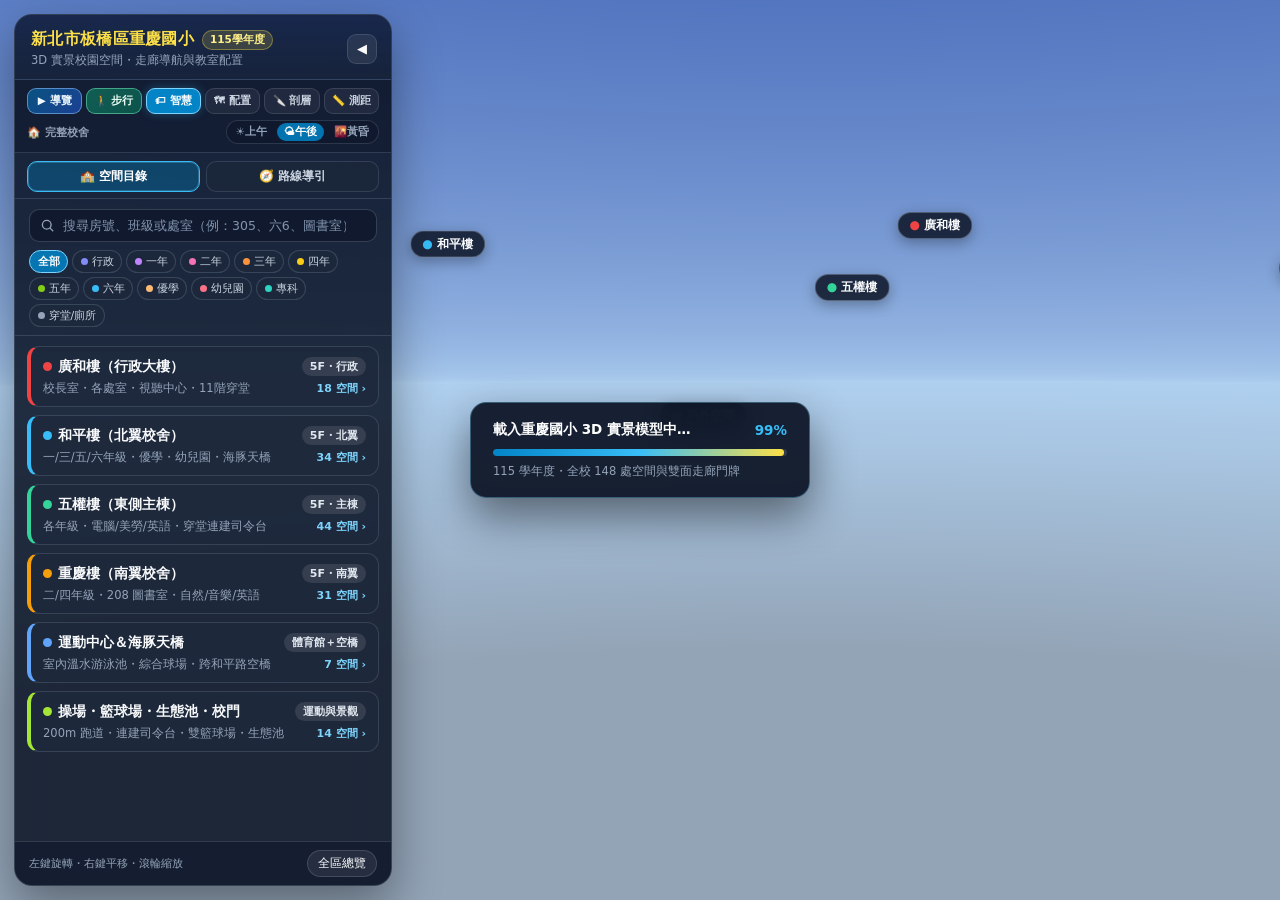
<file: index.html>
<!doctype html>
<html lang="zh-Hant">
  <head>
    <meta charset="UTF-8" />
    <meta name="viewport" content="width=device-width, initial-scale=1.0" />
    <title>新北市板橋區重慶國小 115 學年度 3D 校園導覽系統</title>
    <meta
      name="description"
      content="新北市板橋區重慶國民小學 115 學年度 1:1 寫實 3D 校園數位雙生導覽系統 — 涵蓋廣和樓、和平樓、五權樓、重慶樓、運動中心海豚天橋與操場共 148 處空間與班級配置。"
    />
    <meta name="theme-color" content="#0d1627" />
    <meta property="og:type" content="website" />
    <meta property="og:title" content="新北市板橋區重慶國小 115 學年度 3D 校園導覽系統" />
    <meta
      property="og:description"
      content="1:1 寫實 3D 校園數位雙生導覽：全校 148 處教室與戶外空間即時搜尋、雙面走廊班級門牌、樓層高亮與三時段日照切換。"
    />
    <meta property="og:url" content="https://ferdinandchang.github.io/CGES_3D-MAP/" />
    <meta property="og:image" content="https://ferdinandchang.github.io/CGES_3D-MAP/refs/og_preview.jpg" />
    <meta name="twitter:card" content="summary_large_image" />
    <link rel="shortcut icon" href="./favicon.ico" type="image/x-icon" />
    <link rel="icon" href="./favicon.ico" type="image/x-icon" />
    <link rel="icon" type="image/png" sizes="64x64" href="./favicon.png" />
    <link rel="apple-touch-icon" sizes="180x180" href="./apple-touch-icon.png" />
    <link rel="stylesheet" href="./tour_ui.css" />
    <script type="importmap">
      {
        "imports": {
          "three": "./vendor/three/build/three.module.js",
          "three/addons/": "./vendor/three/examples/jsm/"
        }
      }
    </script>
  </head>
  <body>
    <div id="canvas-wrap"></div>
    <div id="status" role="status" aria-live="polite">
      <div class="status-top">
        <span id="statusText">載入重慶國小 3D 實景模型中…</span>
        <span id="statusPct">0%</span>
      </div>
      <div class="status-bar-track">
        <div class="status-bar-fill" id="statusBar"></div>
      </div>
      <div class="status-sub" id="statusSub">115 學年度・全校 148 處空間與雙面走廊門牌</div>
    </div>

    <!-- Left Unified 115 Academic Year Control, Directory & Wayfinding Sidebar -->
    <aside class="sidebar" id="sidebar">
      <div class="sheet-handle" id="sheetHandle" title="點擊或上下滑動調整面板高度"><span></span></div>
      <div class="sidebar-header">
        <div class="brand-block">
          <div class="brand-top">
            <h1 class="school-title">新北市板橋區重慶國小</h1>
            <span class="year-pill" id="academicYearPill">115 學年度</span>
          </div>
          <div class="school-sub">3D 實景校園空間・走廊導航與教室配置</div>
        </div>
        <div class="header-actions">
          <button class="icon-btn mobile-only" id="btnMobileTools" title="工具與日照設定">⚙</button>
          <button class="icon-btn mobile-only" id="btnSheetExpand" title="切換抽屜高度">⤢</button>
          <button class="icon-btn" id="btnCollapse" title="收合側欄">◀</button>
        </div>
      </div>

      <!-- Unified Compact Toolbar (Integrated inside Left Sidebar; collapsible on mobile) -->
      <div class="sidebar-tools" id="sidebarTools" aria-label="校園導覽工具列">
        <div class="tool-row">
          <button class="tool-btn tour-accent" id="btnStartTour" title="啟動／停止 7 站校園自動導覽">▶ 導覽</button>
          <button class="tool-btn walk-accent desktop-only" id="btnWalk" title="桌機自由步行模式（全校四棟中空教室進出、點門開關與第一／第三人稱）">🚶 步行</button>
          <button class="tool-btn active" id="btnLabelMode" title="切換 3D 標牌：智慧 → 全校教室 → 隱藏">🏷 智慧</button>
          <button class="tool-btn" id="btnOpenMap" title="開啟 115 學年度官方教室配置圖">🗺 配置</button>
          <button class="tool-btn" id="btnXray" title="剖開樓層天花板露出走廊／透視屋頂">🔪 剖層</button>
          <button class="tool-btn" id="btnRuler" title="點選場景任兩點量測實際公尺距離">📏 測距</button>
        </div>
        <div class="tool-sub-row">
          <span class="slice-status" id="sliceStatus" title="目前建築顯示層面">🏠 完整校舍</span>
          <div class="sun-pills" role="group" aria-label="日照時段">
            <button class="sun-btn" data-sun="morning" title="上午光影">☀上午</button>
            <button class="sun-btn active" data-sun="afternoon" title="午後光影">🌤午後</button>
            <button class="sun-btn" data-sun="sunset" title="黃昏光影">🌇黃昏</button>
          </div>
        </div>
      </div>

      <!-- Left Panel Mode Tabs: Directory vs. Turn-by-Turn Route -->
      <div class="sidebar-tabs" role="tablist">
        <button class="s-tab active" id="tabDir" role="tab" aria-selected="true">🏫 空間目錄</button>
        <button class="s-tab" id="tabRoute" role="tab" aria-selected="false">
          🧭 路線導引
          <span class="tab-badge" id="tabRouteBadge" hidden></span>
        </button>
      </div>

      <!-- Pane 1: Directory & Search -->
      <div class="sidebar-pane" id="paneDir">
        <div class="search-wrap">
          <div class="search-box">
            <svg class="search-icon" viewBox="0 0 20 20" fill="none" aria-hidden="true">
              <circle cx="9" cy="9" r="5.8" stroke="currentColor" stroke-width="1.8" />
              <path d="M13.5 13.5L17 17" stroke="currentColor" stroke-width="1.8" stroke-linecap="round" />
            </svg>
            <input
              type="text"
              id="roomSearch"
              class="search-input"
              autocomplete="off"
              placeholder="搜尋房號、班級或處室（例：305、六6、圖書室）"
            />
            <button class="search-clear" id="btnClearSearch" title="清除搜尋" hidden>✕</button>
          </div>

          <!-- Category Quick Filter Pills -->
          <div class="cat-filter-bar" id="catFilterBar" role="tablist" aria-label="空間分類篩選"></div>
          <!-- Recent Searched / Viewed Rooms -->
          <div class="recent-bar" id="recentSearchBar" hidden></div>
        </div>

        <!-- Contextual Drill-down Bar (Zone Breadcrumb + Floor Tabs) -->
        <div class="context-bar" id="contextBar" hidden></div>

        <!-- Dynamic Directory Body -->
        <div class="sidebar-body" id="zoneList"></div>
      </div>

      <!-- Pane 2: Integrated Turn-by-Turn Campus Wayfinding -->
      <div class="sidebar-pane route-pane" id="paneRoute" hidden>
        <div class="route-empty" id="routeEmptyState">
          <div class="route-empty-icon">🧭</div>
          <div class="route-empty-title">尚未選擇導航目的地</div>
          <div class="route-empty-desc">
            前往「空間目錄」搜尋教室，或點選任一空間下方的「怎麼走」，即可產生從校門直達教室走廊的 3D 實景路線。
          </div>
          <div class="route-quick-picks">
            <span class="quick-label">快速試試：</span>
            <button class="btn btn-sm quick-route-btn" data-quick-room="305">305 校長室</button>
            <button class="btn btn-sm quick-route-btn" data-quick-room="408">408 社自辦</button>
            <button class="btn btn-sm quick-route-btn" data-quick-room="516">516 六年7班</button>
            <button class="btn btn-sm quick-route-btn" data-quick-room="208">208 圖書室</button>
          </div>
        </div>

        <div class="route-active-wrap" id="routeActiveBody" hidden>
          <div class="route-dest-card">
            <div class="route-dest-main">
              <div class="route-dest-meta" id="routeDestMeta">重慶樓・4F</div>
              <div class="route-dest-name" id="routeDestName">408 社會科/自然科辦公室</div>
            </div>
            <div class="route-dest-right">
              <span class="route-summary" id="routeSummary">計算中…</span>
              <button class="icon-btn icon-btn-sm" id="btnCloseRoute" title="清除並結束路線導引">✕</button>
            </div>
          </div>

          <div class="route-controls">
            <label class="route-start-wrap" title="切換出發校門或校內任一教室起點">
              <span>起點</span>
              <select id="routeStartSelect" class="route-select"></select>
            </label>
            <button class="icon-btn icon-btn-sm" id="btnRouteSwap" title="起終點互換（當起點為校內空間時可用）" disabled>⇅</button>
            <button class="btn btn-sm" id="btnRouteAccess" title="優先搭乘廣和樓無障礙電梯與連廊">♿ 無障礙</button>
          </div>

          <div class="route-cam-actions">
            <button class="btn btn-sm" id="btnRouteOverview" title="調整鏡頭俯瞰整條到達動線">👁 全線</button>
            <button class="btn btn-sm" id="btnRouteFlyAlong" title="沿真實走廊與梯間動畫走進教室">▶ 走廊實境</button>
            <button class="btn btn-sm active" id="btnRouteSliceAuto" title="進入室內步驟時自動剖開樓板露出該層走廊">🔪 走廊剖視</button>
            <button class="btn btn-sm" id="btnRouteShare" title="複製含起點與無障礙模式的路線分享連結">🔗 分享路線</button>
          </div>

          <div class="route-fly-bar" id="routeFlyBar" hidden>
            <span class="fly-pct" id="routeFlyPct">0%</span>
            <input type="range" id="routeFlySlider" class="fly-slider" min="0" max="1000" value="0" aria-label="走廊實境飛覽進度" />
            <button class="btn btn-xs fly-speed-btn" id="btnRouteFlySpeed" title="切換飛覽速度">1x</button>
          </div>

          <ol class="route-steps" id="routeStepsList"></ol>
        </div>
      </div>

      <!-- Legend & Footer -->
      <div class="sidebar-footer">
        <span class="footer-tip">左鍵旋轉・右鍵平移・滾輪縮放</span>
        <button class="btn btn-sm" id="btnResetAll">全區總覽</button>
      </div>
    </aside>

    <button class="btn sidebar-toggle" id="btnExpand">☰ 校園導覽與路線</button>

    <!-- Compact Mobile Floating Step Banner (shown only on small screens when sheet is collapsed in route mode) -->
    <div class="mobile-route-hud" id="mobileRouteHud" hidden>
      <div class="mrh-top">
        <span class="mrh-badge" id="mrhBadge">步驟 1/5</span>
        <span class="mrh-dest" id="mrhDest">408 自然教室 · 102m</span>
        <div class="mrh-actions">
          <button class="icon-btn icon-btn-sm" id="btnMobileStepPrev" title="上一步">◀</button>
          <button class="icon-btn icon-btn-sm" id="btnMobileStepNext" title="下一步">▶</button>
          <button class="btn btn-xs mrh-expand-btn" id="btnMobileRouteExpand">📋 步驟</button>
          <button class="icon-btn icon-btn-sm" id="btnMobileRouteClose" title="結束路線">✕</button>
        </div>
      </div>
      <div class="mrh-text" id="mrhText">準備出發…</div>
    </div>

    <div class="ruler-banner" id="rulerBanner">
      📏 測距模式已啟用：請在 3D 場景點擊兩個位置量測距離（<span id="rulerDist">等待第一點</span>）
      <button class="btn btn-xs" id="btnClearRuler">清除</button>
    </div>

    <!-- Bottom Active Room Inspector Card -->
    <div class="room-inspector" id="roomInspector" hidden>
      <div class="ri-left">
        <span class="ri-cat-bar" id="riCatBar"></span>
        <div class="ri-info">
          <div class="ri-meta" id="riMeta">廣和樓・3F・行政處室</div>
          <div class="ri-title-row">
            <span class="ri-code" id="riCode">305</span>
            <span class="ri-name" id="riName">校長室</span>
          </div>
          <div class="ri-stairs" id="riStairs">動線：近 4梯・電梯</div>
        </div>
      </div>
      <div class="ri-actions">
        <button class="btn btn-sm" id="btnRoomPrev" title="同層上一間">◀</button>
        <button class="btn btn-sm" id="btnRoomNext" title="同層下一間">▶</button>
        <button class="btn btn-sm desktop-only walk-accent-btn" id="btnRoomWalk" title="以第一／第三人稱走進這間教室並體驗開關門與室內空間" hidden>🚶 進教室</button>
        <button class="btn btn-sm" id="btnRoomRoute" title="在左側欄展開前往此空間的詳細步行路線與走廊實境">🧭 怎麼走</button>
        <button class="btn btn-sm" id="btnRoomViewToggle" title="切換近距平視／棟別鳥瞰">🦅 鳥瞰</button>
        <button class="btn btn-sm" id="btnRoomShare" title="複製此空間或路線的 3D 分享連結">🔗 分享</button>
        <button class="icon-btn" id="btnCloseInspector" title="關閉定位">✕</button>
      </div>
    </div>

    <!-- Desktop Free-Walk HUD (All 4 Buildings + Interactive Doors) -->
    <div class="walk-hud" id="walkHud" hidden>
      <div class="walk-hud-row">
        <span class="walk-info" id="walkInfo">📍 校園戶外</span>
        <select class="route-select walk-spawn-select" id="walkSpawnSelect" title="快速傳送起點"></select>
        <button class="btn btn-sm walk-outfit-btn" id="btnWalkOutfit" title="切換小人服裝：運動服／男生制服／女生制服（快捷鍵 C）">👕 運動服</button>
        <button class="btn btn-sm active" id="btnWalkView" title="切換第一人稱／第三人稱小人（快捷鍵 V）">👤 第三人稱</button>
        <button class="btn btn-sm walk-exit-btn" id="btnWalkExit" title="退出自由步行（快捷鍵 Esc）">✕ 退出</button>
      </div>
      <div class="walk-hud-hints">
        <span><kbd>WASD</kbd> 移動</span>
        <span><kbd>Shift</kbd> 跑步</span>
        <span>滑鼠拖曳／點擊轉頭・滾輪調距</span>
        <span><kbd>F</kbd> / 點門開關門</span>
        <span><kbd>C</kbd> 換裝</span>
        <span><kbd>V</kbd> 切換人稱</span>
        <span><kbd>E</kbd>/<kbd>Q</kbd> 梯口上下樓</span>
        <span><kbd>Esc</kbd> 退出</span>
      </div>
    </div>
    <div class="walk-crosshair" id="walkCrosshair" hidden aria-hidden="true"></div>
    <div class="walk-prompt" id="walkPrompt" hidden></div>
    <div class="walk-fade" id="walkFade" aria-hidden="true"></div>

    <!-- Bottom Guided Tour Narration Overlay -->
    <div class="tour-card" id="tourCard">
      <div class="tour-top">
        <span class="tour-step-badge" id="tourStepBadge">導覽第 1 / 7 站</span>
        <button class="icon-btn" id="btnCloseTour" title="結束導覽">✕</button>
      </div>
      <div class="tour-title" id="tourTitle">廣和街 31 號主校門</div>
      <div class="tour-desc" id="tourDesc"></div>
      <div class="tour-controls">
        <div style="display: flex; gap: 6px">
          <button class="btn btn-sm" id="btnTourPrev">◀ 上一站</button>
          <button class="btn btn-sm active" id="btnTourPlayPause">⏸ 暫停輪播</button>
          <button class="btn btn-sm" id="btnTourNext">下一站 ▶</button>
        </div>
        <span class="tour-hint">滑鼠拖曳可隨時自由檢視</span>
      </div>
    </div>

    <!-- Official 115 Classroom Layout Reference Modal -->
    <div class="map-modal" id="mapModal" hidden>
      <div class="map-modal-backdrop" id="mapModalBackdrop"></div>
      <div class="map-modal-dialog" role="dialog" aria-modal="true" aria-label="115 學年度班級配置圖">
        <div class="map-modal-head">
          <div>
            <strong>新北市板橋區重慶國小 115 學年度班級配置圖</strong>
            <span class="map-modal-sub">官方核對基準｜點圖片可放大／縮回</span>
          </div>
          <div style="display: flex; gap: 8px; align-items: center">
            <a
              class="btn btn-sm"
              href="https://www.cges.ntpc.edu.tw/p/404-1000-7000.php"
              target="_blank"
              rel="noopener noreferrer"
              style="text-decoration: none"
            >
              ↗ 學校官網原頁
            </a>
            <button class="icon-btn" id="btnCloseMapModal" title="關閉">✕</button>
          </div>
        </div>
        <div class="map-modal-body" id="mapModalBody">
          <img
            data-src="./refs/cges_115_map.jpg"
            alt="新北市板橋區重慶國民小學 115 學年度班級配置圖"
            class="map-modal-img"
            id="mapModalImg"
          />
        </div>
      </div>
    </div>

    <script type="module" src="./tour_app.js"></script>
  </body>
</html>
</file>
<file: tour_ui.css>
:root {
  --bg-panel: rgba(13, 22, 39, 0.88);
  --bg-panel-solid: #0f172a;
  --bg-card: rgba(30, 41, 59, 0.68);
  --bg-card-hover: rgba(30, 58, 95, 0.72);
  --border-subtle: rgba(148, 163, 184, 0.22);
  --border-strong: rgba(125, 211, 252, 0.48);
  --text-main: #f8fafc;
  --text-secondary: #cbd5e1;
  --text-muted: #94a3b8;
  --accent: #38bdf8;
  --accent-strong: #0284c7;
  --gold: #fde047;
  --emerald: #34d399;

  /* Official 115 Map Grade & Space Color Tokens */
  --cat-grade1: #c084fc;
  --cat-grade2: #f472b6;
  --cat-grade3: #fb923c;
  --cat-grade4: #facc15;
  --cat-grade5: #84cc16;
  --cat-grade6: #38bdf8;
  --cat-youxue: #fdba74;
  --cat-kinder: #fb7185;
  --cat-admin: #818cf8;
  --cat-special: #2dd4bf;
  --cat-public: #94a3b8;
}

* {
  box-sizing: border-box;
}

[hidden] {
  display: none !important;
}

html,
body {
  margin: 0;
  height: 100%;
  overflow: hidden;
  background: #9ec5ea;
  font-family: "Microsoft JhengHei", "PingFang TC", "Noto Sans TC", system-ui, -apple-system, sans-serif;
  color: var(--text-main);
  -webkit-font-smoothing: antialiased;
}

#canvas-wrap {
  position: fixed;
  inset: 0;
  width: 100%;
  height: 100%;
}

/* Loading overlay with progress bar */
#status {
  position: fixed;
  top: 50%;
  left: 50%;
  transform: translate(-50%, -50%);
  width: min(340px, 88vw);
  background: rgba(13, 22, 39, 0.94);
  backdrop-filter: blur(16px);
  color: #fff;
  padding: 18px 22px;
  border-radius: 16px;
  font-size: 13.5px;
  z-index: 60;
  border: 1px solid rgba(125, 211, 252, 0.35);
  box-shadow: 0 18px 44px rgba(0, 0, 0, 0.48);
  transition: opacity 0.25s ease;
}

.status-top {
  display: flex;
  justify-content: space-between;
  align-items: center;
  gap: 10px;
  font-weight: 700;
  margin-bottom: 10px;
}

#statusPct {
  color: var(--accent);
  font-variant-numeric: tabular-nums;
}

.status-bar-track {
  width: 100%;
  height: 7px;
  background: rgba(255, 255, 255, 0.12);
  border-radius: 999px;
  overflow: hidden;
}

.status-bar-fill {
  width: 4%;
  height: 100%;
  background: linear-gradient(90deg, #0284c7, #38bdf8, #fde047);
  border-radius: 999px;
  transition: width 0.15s ease-out;
}

.status-sub {
  margin-top: 8px;
  font-size: 11.5px;
  color: var(--text-muted);
}

.btn {
  border: 1px solid rgba(255, 255, 255, 0.14);
  background: rgba(255, 255, 255, 0.07);
  color: var(--text-main);
  padding: 6px 12px;
  border-radius: 999px;
  cursor: pointer;
  font-size: 12.5px;
  font-weight: 500;
  font-family: inherit;
  transition: all 0.16s ease;
  white-space: nowrap;
  display: inline-flex;
  align-items: center;
  justify-content: center;
  gap: 4px;
}

.btn:hover {
  background: rgba(56, 189, 248, 0.28);
  border-color: rgba(125, 211, 252, 0.55);
}

.btn.active {
  background: var(--accent-strong);
  border-color: #7dd3fc;
  color: #fff;
  box-shadow: 0 0 14px rgba(56, 189, 248, 0.32);
}

.btn-sm {
  padding: 5px 10px;
  font-size: 11.5px;
}

.btn-xs {
  padding: 2px 8px;
  font-size: 11px;
  margin-left: 8px;
}

/* Left collapsible unified sidebar */
.sidebar {
  position: fixed;
  top: 14px;
  left: 14px;
  bottom: 14px;
  width: 378px;
  max-width: calc(100vw - 28px);
  background: var(--bg-panel);
  border: 1px solid var(--border-subtle);
  border-radius: 18px;
  backdrop-filter: blur(18px);
  box-shadow: 0 20px 48px rgba(0, 0, 0, 0.38);
  display: flex;
  flex-direction: column;
  z-index: 30;
  transition: transform 0.24s cubic-bezier(0.22, 1, 0.36, 1);
  overflow: hidden;
}

/* Integrated Compact Sidebar Toolbar */
.sidebar-tools {
  padding: 8px 12px;
  border-bottom: 1px solid var(--border-subtle);
  background: rgba(15, 23, 42, 0.45);
  display: flex;
  flex-direction: column;
  gap: 6px;
}

.tool-row {
  display: grid;
  grid-template-columns: repeat(6, 1fr);
  gap: 4px;
}

.tool-btn {
  border: 1px solid rgba(255, 255, 255, 0.12);
  background: rgba(255, 255, 255, 0.06);
  color: var(--text-secondary);
  padding: 5px 2px;
  border-radius: 9px;
  cursor: pointer;
  font-size: 10.5px;
  font-weight: 600;
  font-family: inherit;
  white-space: nowrap;
  display: inline-flex;
  align-items: center;
  justify-content: center;
  transition: all 0.14s ease;
}

.tool-btn.walk-accent {
  background: linear-gradient(135deg, rgba(16, 185, 129, 0.42), rgba(5, 150, 105, 0.45));
  border-color: rgba(110, 231, 183, 0.55);
  color: #ecfdf5;
}

.tool-btn.walk-accent.active {
  background: linear-gradient(135deg, #10b981, #059669);
  border-color: #a7f3d0;
  color: #fff;
}

.walk-accent-btn {
  background: linear-gradient(135deg, rgba(16, 185, 129, 0.45), rgba(5, 150, 105, 0.52));
  border-color: rgba(110, 231, 183, 0.55);
  color: #ecfdf5;
}

.walk-accent-btn:hover {
  background: linear-gradient(135deg, #10b981, #059669);
  border-color: #a7f3d0;
}

.tool-btn:hover {
  background: rgba(56, 189, 248, 0.24);
  border-color: rgba(125, 211, 252, 0.5);
  color: #fff;
}

.tool-btn.active {
  background: var(--accent-strong);
  border-color: #7dd3fc;
  color: #fff;
  box-shadow: 0 0 10px rgba(56, 189, 248, 0.3);
}

.tool-btn.tour-accent {
  background: linear-gradient(135deg, rgba(2, 132, 199, 0.52), rgba(37, 99, 235, 0.52));
  border-color: rgba(147, 197, 253, 0.55);
  color: #f0f9ff;
}

.tool-btn.tour-accent.active {
  background: linear-gradient(135deg, #0284c7, #2563eb);
  border-color: #bae6fd;
}

.tool-sub-row {
  display: flex;
  align-items: center;
  justify-content: space-between;
  gap: 8px;
}

.slice-status {
  font-size: 11px;
  font-weight: 600;
  color: var(--text-muted);
  white-space: nowrap;
  overflow: hidden;
  text-overflow: ellipsis;
}

.slice-status.active {
  color: #67e8f9;
}

.sun-pills {
  display: inline-flex;
  gap: 3px;
  background: rgba(15, 23, 42, 0.72);
  padding: 2px;
  border-radius: 999px;
  border: 1px solid rgba(148, 163, 184, 0.22);
  flex-shrink: 0;
}

.sun-btn {
  border: none;
  background: transparent;
  color: var(--text-muted);
  padding: 2px 7px;
  border-radius: 999px;
  font-size: 10.5px;
  font-weight: 600;
  font-family: inherit;
  cursor: pointer;
  white-space: nowrap;
  transition: all 0.14s ease;
}

.sun-btn:hover {
  color: #fff;
}

.sun-btn.active {
  background: rgba(2, 132, 199, 0.85);
  color: #fff;
}

/* Sidebar Tabs: Directory vs Wayfinding */
.sidebar-tabs {
  display: grid;
  grid-template-columns: 1fr 1fr;
  gap: 6px;
  padding: 8px 12px 6px;
  border-bottom: 1px solid var(--border-subtle);
}

.s-tab {
  border: 1px solid rgba(148, 163, 184, 0.2);
  background: rgba(30, 41, 59, 0.45);
  color: var(--text-secondary);
  padding: 6px 8px;
  border-radius: 10px;
  font-size: 12px;
  font-weight: 700;
  font-family: inherit;
  cursor: pointer;
  display: inline-flex;
  align-items: center;
  justify-content: center;
  gap: 5px;
  transition: all 0.14s ease;
}

.s-tab:hover {
  background: rgba(56, 189, 248, 0.16);
  color: #fff;
}

.s-tab.active {
  background: rgba(2, 132, 199, 0.34);
  border-color: var(--accent);
  color: #fff;
  box-shadow: inset 0 0 0 1px rgba(125, 211, 252, 0.25);
}

.tab-badge {
  font-size: 10px;
  font-weight: 800;
  padding: 1px 6px;
  border-radius: 999px;
  background: rgba(52, 211, 153, 0.22);
  color: #6ee7b7;
  border: 1px solid rgba(52, 211, 153, 0.4);
}

.sidebar-pane {
  flex: 1;
  min-height: 0;
  display: flex;
  flex-direction: column;
  overflow: hidden;
}

.sidebar.collapsed {
  transform: translateX(calc(-100% - 24px));
}

.sidebar-toggle {
  position: fixed;
  top: 14px;
  left: 14px;
  z-index: 28;
  display: none;
  background: var(--bg-panel);
  backdrop-filter: blur(12px);
  padding: 8px 14px;
  font-weight: 700;
}

.sidebar.collapsed + .sidebar-toggle {
  display: inline-flex;
}

.sidebar-header {
  padding: 14px 14px 11px 16px;
  border-bottom: 1px solid var(--border-subtle);
  display: flex;
  justify-content: space-between;
  align-items: center;
  gap: 8px;
  background: linear-gradient(180deg, rgba(30, 58, 138, 0.22), transparent);
}

.brand-block {
  min-width: 0;
}

.brand-top {
  display: flex;
  align-items: center;
  gap: 8px;
  flex-wrap: nowrap;
}

.school-title {
  margin: 0;
  font-size: 15.5px;
  font-weight: 800;
  color: var(--gold);
  letter-spacing: 0.3px;
  white-space: nowrap;
}

.year-pill {
  font-size: 10.5px;
  font-weight: 700;
  padding: 2px 7px;
  border-radius: 999px;
  background: rgba(253, 224, 71, 0.16);
  color: #fef08a;
  border: 1px solid rgba(253, 224, 71, 0.36);
  white-space: nowrap;
  flex-shrink: 0;
}

.school-sub {
  font-size: 11.5px;
  color: var(--text-muted);
  margin-top: 3px;
}

.header-actions {
  display: flex;
  gap: 5px;
  flex-shrink: 0;
}

.icon-btn {
  background: rgba(255, 255, 255, 0.08);
  border: 1px solid var(--border-subtle);
  color: var(--text-main);
  width: 30px;
  height: 30px;
  border-radius: 9px;
  cursor: pointer;
  font-size: 13px;
  flex-shrink: 0;
  display: inline-flex;
  align-items: center;
  justify-content: center;
  transition: all 0.15s ease;
}

.icon-btn:hover {
  background: rgba(56, 189, 248, 0.28);
  border-color: rgba(125, 211, 252, 0.5);
}

/* Search Box + Category Filter Bar */
.search-wrap {
  padding: 10px 14px 8px;
  border-bottom: 1px solid var(--border-subtle);
  display: flex;
  flex-direction: column;
  gap: 8px;
}

.search-box {
  position: relative;
  display: flex;
  align-items: center;
}

.search-icon {
  position: absolute;
  left: 11px;
  width: 15px;
  height: 15px;
  color: var(--text-muted);
  pointer-events: none;
}

.search-input {
  width: 100%;
  padding: 8px 30px 8px 33px;
  border-radius: 10px;
  border: 1px solid rgba(148, 163, 184, 0.28);
  background: rgba(15, 23, 42, 0.78);
  color: var(--text-main);
  font-size: 12.5px;
  font-family: inherit;
  outline: none;
  transition: border-color 0.15s, box-shadow 0.15s;
}

.search-input::placeholder {
  color: #8294ae;
}

.search-input:focus {
  border-color: var(--accent);
  box-shadow: 0 0 0 2.5px rgba(56, 189, 248, 0.22);
}

.search-clear {
  position: absolute;
  right: 7px;
  width: 20px;
  height: 20px;
  border-radius: 50%;
  border: none;
  background: rgba(148, 163, 184, 0.25);
  color: #e2e8f0;
  font-size: 11px;
  cursor: pointer;
  display: inline-flex;
  align-items: center;
  justify-content: center;
}

.search-clear:hover {
  background: rgba(248, 113, 113, 0.55);
}

.cat-filter-bar {
  display: flex;
  flex-wrap: wrap;
  gap: 4px;
}

.cat-pill {
  border: 1px solid rgba(148, 163, 184, 0.24);
  background: rgba(30, 41, 59, 0.65);
  color: var(--text-secondary);
  padding: 3px 7.5px;
  border-radius: 999px;
  font-size: 11px;
  font-family: inherit;
  cursor: pointer;
  white-space: nowrap;
  flex-shrink: 0;
  display: inline-flex;
  align-items: center;
  gap: 4px;
  transition: all 0.14s ease;
}

.cat-pill:hover {
  border-color: rgba(125, 211, 252, 0.5);
  color: #fff;
}

.cat-pill.active {
  background: rgba(2, 132, 199, 0.85);
  border-color: #7dd3fc;
  color: #fff;
  font-weight: 700;
}

.cat-dot {
  width: 7px;
  height: 7px;
  border-radius: 50%;
  flex-shrink: 0;
}

/* Context Drill-down Header (Breadcrumb + Floor Tabs) */
.context-bar {
  padding: 9px 14px;
  border-bottom: 1px solid var(--border-subtle);
  background: rgba(15, 23, 42, 0.56);
  display: flex;
  flex-direction: column;
  gap: 8px;
}

.crumb-row {
  display: flex;
  align-items: center;
  justify-content: space-between;
  gap: 8px;
}

.back-btn {
  border: 1px solid rgba(148, 163, 184, 0.3);
  background: rgba(30, 41, 59, 0.8);
  color: #e2e8f0;
  padding: 4px 9px;
  border-radius: 8px;
  font-size: 11.5px;
  font-weight: 600;
  font-family: inherit;
  cursor: pointer;
  white-space: nowrap;
  flex-shrink: 0;
}

.back-btn:hover {
  background: rgba(56, 189, 248, 0.25);
  border-color: var(--accent);
}

.crumb-title {
  font-size: 13.5px;
  font-weight: 800;
  display: flex;
  align-items: center;
  gap: 6px;
  min-width: 0;
  overflow: hidden;
  text-overflow: ellipsis;
  white-space: nowrap;
}

.crumb-axis {
  font-size: 11px;
  color: var(--text-muted);
}

.floor-tabs {
  display: flex;
  gap: 4px;
  flex-wrap: wrap;
}

.floor-tab {
  border: 1px solid rgba(148, 163, 184, 0.26);
  background: rgba(30, 41, 59, 0.65);
  color: var(--text-secondary);
  padding: 4px 10px;
  border-radius: 8px;
  font-size: 12px;
  font-weight: 600;
  font-family: inherit;
  cursor: pointer;
  transition: all 0.14s ease;
  white-space: nowrap;
}

.floor-tab:hover {
  border-color: rgba(125, 211, 252, 0.5);
  color: #fff;
}

.floor-tab.active {
  background: linear-gradient(135deg, #0284c7, #0369a1);
  border-color: #7dd3fc;
  color: #fff;
  box-shadow: 0 0 10px rgba(56, 189, 248, 0.28);
}

/* Sidebar Scroll Body */
.sidebar-body {
  flex: 1;
  overflow-y: auto;
  padding: 10px 12px 14px;
  display: flex;
  flex-direction: column;
  gap: 8px;
}

.sidebar-body::-webkit-scrollbar {
  width: 5px;
}

.sidebar-body::-webkit-scrollbar-thumb {
  background: rgba(148, 163, 184, 0.32);
  border-radius: 99px;
}

/* Zone Overview Cards (Compact, Zero Awkward Badge Wrapping!) */
.zone-card {
  position: relative;
  background: var(--bg-card);
  border: 1px solid var(--border-subtle);
  border-left: 4px solid var(--zone-color, var(--accent));
  border-radius: 12px;
  padding: 10px 12px;
  cursor: pointer;
  transition: all 0.16s ease;
}

.zone-card:hover {
  border-color: rgba(125, 211, 252, 0.55);
  border-left-color: var(--zone-color, var(--accent));
  background: var(--bg-card-hover);
  transform: translateY(-1px);
}

.zone-head {
  display: flex;
  justify-content: space-between;
  align-items: center;
  gap: 8px;
}

.zone-name {
  font-weight: 700;
  font-size: 13.5px;
  display: flex;
  align-items: center;
  gap: 6px;
  min-width: 0;
  white-space: nowrap;
  overflow: hidden;
  text-overflow: ellipsis;
}

.zone-dot {
  width: 9px;
  height: 9px;
  border-radius: 50%;
  display: inline-block;
  flex-shrink: 0;
}

.zone-badge {
  font-size: 11px;
  font-weight: 600;
  padding: 2px 8px;
  border-radius: 999px;
  background: rgba(255, 255, 255, 0.1);
  color: #e2e8f0;
  white-space: nowrap;
  flex-shrink: 0;
}

.zone-meta-line {
  display: flex;
  justify-content: space-between;
  align-items: center;
  gap: 8px;
  margin-top: 5px;
  font-size: 11.5px;
  color: var(--text-muted);
}

.zone-summary {
  overflow: hidden;
  text-overflow: ellipsis;
  white-space: nowrap;
}

.zone-count {
  font-size: 11px;
  color: #7dd3fc;
  font-weight: 600;
  white-space: nowrap;
  flex-shrink: 0;
}

/* Floor Section & Room Cards Grid */
.floor-section {
  display: flex;
  flex-direction: column;
  gap: 6px;
  margin-bottom: 4px;
}

.floor-section-head {
  display: flex;
  align-items: center;
  justify-content: space-between;
  padding: 3px 2px;
}

.floor-section-left {
  display: flex;
  align-items: center;
  gap: 7px;
}

.floor-tag {
  background: linear-gradient(135deg, #d97706, #b45309);
  color: #fff;
  font-size: 11px;
  font-weight: 800;
  padding: 2px 8px;
  border-radius: 6px;
  min-width: 34px;
  text-align: center;
  white-space: nowrap;
}

.floor-count {
  font-size: 11px;
  color: var(--text-muted);
}

.room-grid {
  display: grid;
  grid-template-columns: repeat(2, minmax(0, 1fr));
  gap: 6px;
}

.room-card {
  background: rgba(15, 23, 42, 0.68);
  border: 1px solid rgba(148, 163, 184, 0.22);
  border-left: 3.5px solid var(--cat-color, var(--accent));
  border-radius: 10px;
  padding: 7px 8px;
  cursor: pointer;
  transition: all 0.14s ease;
  display: flex;
  flex-direction: column;
  gap: 3px;
  text-align: left;
}

.room-card:hover {
  background: rgba(30, 58, 95, 0.8);
  border-color: rgba(125, 211, 252, 0.6);
  border-left-color: var(--cat-color, var(--accent));
  transform: translateY(-1px);
}

.room-card.active {
  background: rgba(2, 132, 199, 0.35);
  border-color: var(--gold);
  border-left-color: var(--gold);
  box-shadow: 0 0 0 1px rgba(253, 224, 71, 0.45);
}

.room-card-top {
  display: flex;
  align-items: center;
  gap: 5px;
  min-width: 0;
}

.room-code {
  font-family: ui-monospace, SFMono-Regular, Consolas, monospace;
  font-size: 10.5px;
  font-weight: 800;
  padding: 1px 5px;
  border-radius: 5px;
  background: rgba(255, 255, 255, 0.12);
  color: #f8fafc;
  white-space: nowrap;
  flex-shrink: 0;
}

.room-name {
  font-size: 12px;
  font-weight: 700;
  color: #f8fafc;
  overflow: hidden;
  text-overflow: ellipsis;
  white-space: nowrap;
}

.room-sub {
  font-size: 10.5px;
  color: var(--text-muted);
  overflow: hidden;
  text-overflow: ellipsis;
  white-space: nowrap;
}

/* Search / Filter Result Row */
.result-summary {
  font-size: 11.5px;
  color: #93c5fd;
  padding: 2px 4px;
  display: flex;
  justify-content: space-between;
  align-items: center;
}

.search-result-card {
  background: rgba(15, 23, 42, 0.72);
  border: 1px solid rgba(148, 163, 184, 0.22);
  border-left: 3.5px solid var(--cat-color, var(--accent));
  border-radius: 10px;
  padding: 8px 10px;
  cursor: pointer;
  display: flex;
  justify-content: space-between;
  align-items: center;
  gap: 8px;
  transition: all 0.14s ease;
}

.search-result-card:hover,
.search-result-card.active {
  background: rgba(2, 132, 199, 0.34);
  border-color: rgba(125, 211, 252, 0.65);
  border-left-color: var(--gold);
}

.sr-main {
  min-width: 0;
  display: flex;
  flex-direction: column;
  gap: 2px;
}

.sr-title {
  display: flex;
  align-items: center;
  gap: 6px;
  font-size: 12.5px;
  font-weight: 700;
}

.sr-loc {
  font-size: 11px;
  color: var(--text-muted);
}

.sr-badge {
  font-size: 11px;
  font-weight: 700;
  padding: 2px 7px;
  border-radius: 6px;
  background: rgba(255, 255, 255, 0.09);
  color: #e2e8f0;
  white-space: nowrap;
  flex-shrink: 0;
}

.stairs-note {
  margin-top: 4px;
  padding: 8px 10px;
  border-radius: 10px;
  background: rgba(30, 41, 59, 0.55);
  border: 1px dashed rgba(148, 163, 184, 0.28);
  font-size: 11.5px;
  color: var(--text-secondary);
  line-height: 1.5;
}

.empty-state {
  text-align: center;
  padding: 28px 14px;
  color: var(--text-muted);
  font-size: 12.5px;
  line-height: 1.6;
}

.sidebar-footer {
  padding: 8px 14px;
  border-top: 1px solid var(--border-subtle);
  font-size: 11px;
  color: var(--text-muted);
  display: flex;
  justify-content: space-between;
  align-items: center;
  background: rgba(15, 23, 42, 0.6);
}

.footer-tip {
  white-space: nowrap;
}

/* Bottom Active Room Inspector Bar */
.room-inspector {
  position: fixed;
  bottom: 18px;
  left: calc(50% + 184px);
  transform: translateX(-50%);
  width: min(610px, calc(100vw - 410px));
  background: rgba(13, 22, 39, 0.92);
  border: 1px solid rgba(253, 224, 71, 0.55);
  border-radius: 16px;
  padding: 11px 14px;
  backdrop-filter: blur(16px);
  box-shadow: 0 14px 36px rgba(0, 0, 0, 0.42);
  z-index: 32;
  display: flex;
  align-items: center;
  justify-content: space-between;
  gap: 12px;
}

.sidebar.collapsed ~ .room-inspector {
  left: 50%;
  width: min(610px, calc(100vw - 32px));
}

.ri-left {
  display: flex;
  align-items: stretch;
  gap: 10px;
  min-width: 0;
}

.ri-cat-bar {
  width: 5px;
  border-radius: 4px;
  background: var(--gold);
  flex-shrink: 0;
}

.ri-info {
  min-width: 0;
}

.ri-meta {
  font-size: 11px;
  color: #7dd3fc;
  font-weight: 700;
}

.ri-title-row {
  display: flex;
  align-items: center;
  gap: 7px;
  margin: 2px 0;
}

.ri-code {
  font-family: ui-monospace, SFMono-Regular, Consolas, monospace;
  font-size: 12px;
  font-weight: 800;
  padding: 1px 7px;
  border-radius: 6px;
  background: rgba(253, 224, 71, 0.2);
  color: var(--gold);
  border: 1px solid rgba(253, 224, 71, 0.45);
  white-space: nowrap;
}

.ri-name {
  font-size: 15px;
  font-weight: 800;
  color: #fff;
  white-space: nowrap;
  overflow: hidden;
  text-overflow: ellipsis;
}

.ri-stairs {
  font-size: 11.5px;
  color: var(--text-secondary);
}

.ri-actions {
  display: flex;
  align-items: center;
  gap: 5px;
  flex-shrink: 0;
}

/* Bottom Guided Tour Card */
.tour-card {
  position: fixed;
  bottom: 18px;
  left: calc(50% + 184px);
  transform: translateX(-50%);
  width: min(560px, calc(100vw - 410px));
  background: rgba(13, 22, 39, 0.92);
  border: 1px solid rgba(56, 189, 248, 0.5);
  border-radius: 16px;
  padding: 14px 18px;
  backdrop-filter: blur(16px);
  box-shadow: 0 14px 36px rgba(0, 0, 0, 0.42);
  z-index: 35;
  display: none;
}

.sidebar.collapsed ~ .tour-card {
  left: 50%;
  width: min(560px, calc(100vw - 32px));
}

.tour-card.show {
  display: block;
}

.tour-top {
  display: flex;
  justify-content: space-between;
  align-items: center;
  gap: 10px;
}

.tour-step-badge {
  font-size: 12px;
  color: var(--accent);
  font-weight: 700;
}

.tour-title {
  font-size: 15.5px;
  font-weight: 800;
  margin: 4px 0;
  color: var(--gold);
}

.tour-desc {
  font-size: 12.5px;
  line-height: 1.55;
  color: #e2e8f0;
  margin-bottom: 10px;
}

.tour-controls {
  display: flex;
  justify-content: space-between;
  align-items: center;
  gap: 8px;
}

.tour-hint {
  font-size: 11px;
  color: var(--text-muted);
}

/* Ruler HUD */
.ruler-banner {
  position: fixed;
  top: 14px;
  left: calc(50% + 190px);
  transform: translateX(-50%);
  background: rgba(15, 23, 42, 0.92);
  border: 1px solid var(--emerald);
  color: #d1fae5;
  padding: 8px 14px;
  border-radius: 999px;
  font-size: 12.5px;
  z-index: 26;
  display: none;
  box-shadow: 0 10px 28px rgba(0, 0, 0, 0.35);
}

.sidebar.collapsed ~ .ruler-banner {
  left: 50%;
}

.ruler-banner.show {
  display: block;
}

/* 3D CSS2D Floating Labels */
.label-3d {
  background: rgba(13, 22, 39, 0.86);
  color: #f8fafc;
  border: 1px solid rgba(148, 163, 184, 0.45);
  border-radius: 999px;
  padding: 4px 11px;
  font-size: 12px;
  font-weight: 700;
  white-space: nowrap;
  pointer-events: auto;
  cursor: pointer;
  box-shadow: 0 4px 14px rgba(0, 0, 0, 0.3);
  transition: transform 0.15s, background 0.15s, border-color 0.15s;
}

.label-3d:hover {
  background: #0284c7;
  border-color: #7dd3fc;
  transform: scale(1.06);
}

/* Individual 3D Classroom Plaque Labels */
.label-room-chip {
  background: rgba(13, 22, 39, 0.88);
  color: #f8fafc;
  border: 1px solid rgba(148, 163, 184, 0.42);
  border-left: 3.5px solid var(--cat-color, #38bdf8);
  border-radius: 7px;
  padding: 2px 7px;
  font-size: 11px;
  font-weight: 700;
  white-space: nowrap;
  pointer-events: auto;
  cursor: pointer;
  box-shadow: 0 3px 10px rgba(0, 0, 0, 0.34);
  transition: transform 0.14s ease, background 0.14s ease, border-color 0.14s ease;
  display: inline-flex;
  align-items: center;
  gap: 4px;
}

.label-room-chip:hover {
  background: #0284c7;
  border-color: #fde047;
  border-left-color: #fde047;
  transform: scale(1.1);
  z-index: 50;
}

.label-room-chip.compact {
  font-size: 10px;
  padding: 1.5px 5px;
  opacity: 0.92;
}

.label-room-pin {
  background: linear-gradient(135deg, #0284c7, #1d4ed8);
  color: #fff;
  border: 2px solid #fde047;
  border-radius: 10px;
  padding: 5px 12px;
  font-size: 13px;
  font-weight: 800;
  box-shadow: 0 8px 24px rgba(2, 132, 199, 0.6);
  white-space: nowrap;
  pointer-events: none;
}

.label-ruler {
  background: #065f46;
  color: #ecfdf5;
  border: 1px solid #34d399;
  border-radius: 8px;
  padding: 3px 9px;
  font-size: 12px;
  font-weight: 700;
}

/* Official 115 Classroom Layout Lightbox Modal */
.map-modal {
  position: fixed;
  inset: 0;
  z-index: 80;
  display: flex;
  align-items: center;
  justify-content: center;
  padding: 20px;
}

.map-modal-backdrop {
  position: absolute;
  inset: 0;
  background: rgba(2, 6, 23, 0.78);
  backdrop-filter: blur(8px);
}

.map-modal-dialog {
  position: relative;
  width: min(1140px, 95vw);
  max-height: 92vh;
  background: #0f172a;
  border: 1px solid rgba(125, 211, 252, 0.38);
  border-radius: 16px;
  box-shadow: 0 24px 64px rgba(0, 0, 0, 0.6);
  display: flex;
  flex-direction: column;
  overflow: hidden;
}

.map-modal-head {
  padding: 12px 16px;
  border-bottom: 1px solid var(--border-subtle);
  display: flex;
  justify-content: space-between;
  align-items: center;
  gap: 12px;
  font-size: 14px;
}

.map-modal-sub {
  display: block;
  font-size: 11.5px;
  color: var(--text-muted);
  margin-top: 2px;
}

.map-modal-body {
  overflow: auto;
  padding: 14px;
  text-align: center;
  background: #091020;
}

.map-modal-img {
  max-width: 100%;
  height: auto;
  border-radius: 8px;
  cursor: zoom-in;
  transition: transform 0.2s ease;
}

.map-modal-img.zoomed {
  max-width: none;
  width: 165%;
  cursor: zoom-out;
}

/* Integrated Turn-by-Turn Wayfinding Pane & 3D Route Badges */
.route-empty {
  padding: 24px 16px;
  text-align: center;
  display: flex;
  flex-direction: column;
  align-items: center;
  gap: 8px;
}

.route-empty-icon {
  font-size: 28px;
}

.route-empty-title {
  font-size: 14px;
  font-weight: 800;
  color: #f8fafc;
}

.route-empty-desc {
  font-size: 12px;
  line-height: 1.55;
  color: var(--text-muted);
}

.route-quick-picks {
  margin-top: 8px;
  display: flex;
  flex-wrap: wrap;
  justify-content: center;
  gap: 6px;
}

.quick-label {
  width: 100%;
  font-size: 11px;
  color: var(--text-secondary);
}

.route-active-wrap {
  flex: 1;
  min-height: 0;
  display: flex;
  flex-direction: column;
  overflow: hidden;
}

.route-dest-card {
  padding: 10px 12px;
  border-bottom: 1px solid var(--border-subtle);
  background: linear-gradient(135deg, rgba(14, 165, 233, 0.18), rgba(15, 23, 42, 0.45));
  display: flex;
  align-items: center;
  justify-content: space-between;
  gap: 8px;
}

.route-dest-main {
  min-width: 0;
}

.route-dest-meta {
  font-size: 11px;
  color: #7dd3fc;
  font-weight: 700;
}

.route-dest-name {
  font-size: 13.5px;
  font-weight: 800;
  color: #fff;
  white-space: nowrap;
  overflow: hidden;
  text-overflow: ellipsis;
}

.route-dest-right {
  display: flex;
  align-items: center;
  gap: 6px;
  flex-shrink: 0;
}

.icon-btn-sm {
  width: 24px;
  height: 24px;
  font-size: 12px;
}

.route-summary {
  font-size: 11px;
  font-weight: 700;
  padding: 2px 8px;
  border-radius: 999px;
  background: rgba(52, 211, 153, 0.18);
  color: #6ee7b7;
  border: 1px solid rgba(52, 211, 153, 0.35);
  white-space: nowrap;
}

.route-controls {
  padding: 8px 12px 6px;
  display: flex;
  align-items: center;
  gap: 6px;
}

.route-start-wrap {
  flex: 1;
  min-width: 0;
  display: flex;
  align-items: center;
  gap: 6px;
  font-size: 11.5px;
  color: var(--text-muted);
}

.route-select {
  flex: 1;
  min-width: 0;
  background: rgba(15, 23, 42, 0.88);
  color: #f1f5f9;
  border: 1px solid rgba(148, 163, 184, 0.3);
  border-radius: 8px;
  padding: 5px 8px;
  font-size: 11.5px;
  font-family: inherit;
  outline: none;
}

.route-select:focus {
  border-color: var(--accent);
}

.icon-btn:disabled {
  opacity: 0.36;
  cursor: not-allowed;
  pointer-events: none;
}

.recent-bar {
  display: flex;
  align-items: center;
  gap: 5px;
  overflow-x: auto;
  scrollbar-width: none;
  padding-top: 2px;
}

.recent-bar::-webkit-scrollbar {
  display: none;
}

.recent-label {
  font-size: 10.5px;
  color: var(--text-muted);
  white-space: nowrap;
  flex-shrink: 0;
}

.recent-chip {
  border: 1px solid rgba(148, 163, 184, 0.25);
  background: rgba(30, 41, 59, 0.72);
  color: #e2e8f0;
  border-radius: 999px;
  padding: 2px 8px;
  font-size: 10.5px;
  font-weight: 600;
  font-family: inherit;
  cursor: pointer;
  white-space: nowrap;
  flex-shrink: 0;
  transition: all 0.14s ease;
}

.recent-chip:hover {
  background: rgba(2, 132, 199, 0.35);
  border-color: var(--accent);
  color: #fff;
}

.route-cam-actions {
  padding: 0 12px 8px;
  border-bottom: 1px solid var(--border-subtle);
  display: grid;
  grid-template-columns: repeat(2, 1fr);
  gap: 6px;
}

.route-fly-bar {
  padding: 6px 12px;
  border-bottom: 1px solid var(--border-subtle);
  background: rgba(2, 132, 199, 0.14);
  display: flex;
  align-items: center;
  gap: 8px;
}

.fly-pct {
  font-size: 11px;
  font-weight: 800;
  color: #7dd3fc;
  min-width: 32px;
  font-variant-numeric: tabular-nums;
}

.fly-slider {
  flex: 1;
  min-width: 0;
  accent-color: #38bdf8;
  cursor: pointer;
  height: 5px;
}

.fly-speed-btn {
  margin-left: 0;
  min-width: 36px;
  font-weight: 800;
}

.route-steps {
  flex: 1;
  min-height: 0;
  list-style: none;
  margin: 0;
  padding: 8px 10px 10px;
  overflow-y: auto;
  display: flex;
  flex-direction: column;
  gap: 6px;
}

.route-step-item {
  display: flex;
  align-items: flex-start;
  gap: 8px;
  padding: 7px 9px;
  border-radius: 10px;
  background: rgba(30, 41, 59, 0.56);
  border: 1px solid rgba(148, 163, 184, 0.18);
  cursor: pointer;
  transition: all 0.14s ease;
}

.route-step-item:hover {
  background: rgba(2, 132, 199, 0.28);
  border-color: rgba(125, 211, 252, 0.5);
}

.route-step-item.active {
  background: rgba(2, 132, 199, 0.34);
  border-color: var(--gold);
}

.route-step-num {
  width: 20px;
  height: 20px;
  border-radius: 50%;
  background: rgba(56, 189, 248, 0.2);
  border: 1px solid rgba(56, 189, 248, 0.45);
  color: #7dd3fc;
  font-size: 11px;
  font-weight: 800;
  display: inline-flex;
  align-items: center;
  justify-content: center;
  flex-shrink: 0;
  margin-top: 1px;
}

.route-step-item:last-child .route-step-num {
  background: rgba(253, 224, 71, 0.22);
  border-color: rgba(253, 224, 71, 0.65);
  color: #fde047;
}

.route-step-body {
  flex: 1;
  min-width: 0;
  font-size: 12px;
  line-height: 1.48;
  color: #e2e8f0;
}

.route-step-body strong {
  color: #fff;
}

.route-step-badge {
  font-size: 10.5px;
  font-weight: 700;
  padding: 2px 6px;
  border-radius: 6px;
  background: rgba(15, 23, 42, 0.72);
  color: #93c5fd;
  white-space: nowrap;
  flex-shrink: 0;
}

.label-route-wp {
  background: rgba(15, 23, 42, 0.9);
  color: #67e8f9;
  border: 1px solid rgba(34, 211, 238, 0.72);
  border-radius: 999px;
  padding: 3px 9px;
  font-size: 11px;
  font-weight: 700;
  white-space: nowrap;
  box-shadow: 0 4px 12px rgba(0, 0, 0, 0.4);
  pointer-events: none;
}

.sr-right {
  display: flex;
  flex-direction: column;
  align-items: flex-end;
  gap: 3px;
  flex-shrink: 0;
}

.sr-route-hint {
  font-size: 10px;
  color: #67e8f9;
  font-weight: 600;
}

/* Desktop-hidden mobile helpers */
.sheet-handle,
.mobile-only,
.mobile-route-hud {
  display: none;
}

/* Desktop Free-Walk HUD Overlay */
.walk-hud {
  position: fixed;
  top: 14px;
  left: 50%;
  transform: translateX(-50%);
  z-index: 42;
  background: rgba(13, 22, 39, 0.9);
  border: 1px solid rgba(52, 211, 153, 0.55);
  border-radius: 16px;
  padding: 9px 14px;
  backdrop-filter: blur(16px);
  box-shadow: 0 14px 36px rgba(0, 0, 0, 0.46);
  display: flex;
  flex-direction: column;
  gap: 6px;
  max-width: calc(100vw - 32px);
}

.walk-hud-row {
  display: flex;
  align-items: center;
  gap: 8px;
  flex-wrap: nowrap;
}

.walk-info {
  font-size: 13px;
  font-weight: 800;
  color: #6ee7b7;
  white-space: nowrap;
  padding-right: 4px;
}

.walk-spawn-select {
  width: 192px;
  flex: 0 0 auto;
}

.walk-outfit-btn {
  white-space: nowrap;
  border-color: rgba(16, 185, 129, 0.48);
  background: rgba(16, 185, 129, 0.16);
  color: #ecfdf5;
}

.walk-outfit-btn:hover {
  background: rgba(16, 185, 129, 0.28);
  border-color: rgba(52, 211, 153, 0.8);
}

.walk-exit-btn {
  background: rgba(239, 68, 68, 0.24);
  border-color: rgba(248, 113, 113, 0.5);
  color: #fecaca;
}

.walk-exit-btn:hover {
  background: rgba(239, 68, 68, 0.5);
  border-color: #fca5a5;
  color: #fff;
}

.walk-hud-hints {
  display: flex;
  flex-wrap: wrap;
  gap: 10px;
  font-size: 11px;
  color: var(--text-muted);
  align-items: center;
}

.walk-hud-hints kbd,
.walk-prompt kbd {
  display: inline-block;
  padding: 1px 5px;
  border-radius: 5px;
  background: rgba(255, 255, 255, 0.14);
  border: 1px solid rgba(255, 255, 255, 0.25);
  color: #f8fafc;
  font-family: ui-monospace, SFMono-Regular, Consolas, monospace;
  font-size: 10.5px;
  font-weight: 700;
}

.walk-prompt {
  position: fixed;
  bottom: 28px;
  left: 50%;
  transform: translateX(-50%);
  z-index: 42;
  background: rgba(13, 22, 39, 0.92);
  border: 1px solid rgba(253, 224, 71, 0.72);
  color: #fef08a;
  padding: 9px 18px;
  border-radius: 999px;
  font-size: 13.5px;
  font-weight: 800;
  backdrop-filter: blur(14px);
  box-shadow: 0 12px 32px rgba(0, 0, 0, 0.48);
  white-space: nowrap;
  pointer-events: none;
}

.walk-crosshair {
  position: fixed;
  top: 50%;
  left: 50%;
  width: 8px;
  height: 8px;
  transform: translate(-50%, -50%);
  border-radius: 50%;
  border: 2px solid rgba(255, 255, 255, 0.85);
  box-shadow: 0 0 6px rgba(0, 0, 0, 0.75);
  pointer-events: none;
  z-index: 43;
}

.walk-fade {
  position: fixed;
  inset: 0;
  background: #020617;
  opacity: 0;
  pointer-events: none;
  z-index: 45;
  transition: opacity 0.08s linear;
}

body.walk-active .sidebar-toggle,
body.walk-active .room-inspector,
body.walk-active .tour-card,
body.walk-active .ruler-banner {
  display: none !important;
}

@media (max-width: 900px) {
  .desktop-only,
  .walk-hud,
  .walk-prompt {
    display: none !important;
  }

  .tool-row {
    grid-template-columns: repeat(5, 1fr);
  }

  .mobile-only {
    display: inline-flex;
  }

  .sheet-handle {
    display: flex;
    justify-content: center;
    align-items: center;
    padding: 7px 0 3px;
    cursor: pointer;
    touch-action: none;
    flex-shrink: 0;
  }

  .sheet-handle span {
    width: 38px;
    height: 4px;
    border-radius: 999px;
    background: rgba(148, 163, 184, 0.48);
  }

  /* Compact top floating step banner when sheet is collapsed during route mode */
  .mobile-route-hud {
    position: fixed;
    top: calc(10px + env(safe-area-inset-top, 0px));
    left: 10px;
    right: 10px;
    z-index: 34;
    background: rgba(13, 22, 39, 0.92);
    border: 1px solid rgba(56, 189, 248, 0.52);
    border-radius: 14px;
    padding: 8px 10px;
    backdrop-filter: blur(16px);
    box-shadow: 0 12px 30px rgba(0, 0, 0, 0.42);
    display: flex;
    flex-direction: column;
    gap: 4px;
  }

  .mrh-top {
    display: flex;
    align-items: center;
    gap: 6px;
    min-width: 0;
  }

  .mrh-badge {
    font-size: 10.5px;
    font-weight: 800;
    padding: 2px 7px;
    border-radius: 999px;
    background: rgba(56, 189, 248, 0.22);
    color: #7dd3fc;
    border: 1px solid rgba(56, 189, 248, 0.45);
    white-space: nowrap;
    flex-shrink: 0;
  }

  .mrh-dest {
    flex: 1;
    min-width: 0;
    font-size: 12px;
    font-weight: 800;
    color: #f8fafc;
    white-space: nowrap;
    overflow: hidden;
    text-overflow: ellipsis;
  }

  .mrh-actions {
    display: flex;
    align-items: center;
    gap: 4px;
    flex-shrink: 0;
  }

  .mrh-expand-btn {
    margin-left: 0;
    padding: 3px 8px;
    font-size: 11px;
  }

  .mrh-text {
    font-size: 11.5px;
    line-height: 1.38;
    color: #cbd5e1;
    display: -webkit-box;
    -webkit-line-clamp: 2;
    -webkit-box-orient: vertical;
    overflow: hidden;
  }

  .mrh-text strong {
    color: #fde047;
  }

  .ruler-banner {
    top: calc(10px + env(safe-area-inset-top, 0px));
    left: 50%;
    max-width: calc(100vw - 20px);
    font-size: 11.5px;
    padding: 6px 12px;
  }

  /* Slimmer Bottom-Sheet Sidebar */
  .sidebar {
    width: calc(100vw - 16px);
    max-width: none;
    height: 44dvh;
    max-height: 440px;
    top: auto;
    bottom: calc(8px + env(safe-area-inset-bottom, 0px));
    left: 8px;
    border-radius: 18px;
    transition: transform 0.24s cubic-bezier(0.22, 1, 0.36, 1), height 0.22s ease;
  }

  .sidebar.sheet-tall {
    height: 74dvh;
    max-height: 82dvh;
  }

  .sidebar.collapsed {
    transform: translateY(calc(100% + 28px));
  }

  .sidebar-header {
    padding: 4px 10px 7px 12px;
  }

  .school-title {
    font-size: 14px;
  }

  .school-sub {
    display: none;
  }

  /* Hide heavy tool rows by default on mobile; toggled via ⚙ button */
  .sidebar-tools {
    display: none;
    padding: 6px 10px;
    gap: 5px;
  }

  .sidebar-tools.mobile-tools-open {
    display: flex;
  }

  .sidebar-tabs {
    padding: 6px 10px 5px;
    gap: 5px;
  }

  .s-tab {
    padding: 5px 6px;
    font-size: 11.5px;
  }

  .search-wrap {
    padding: 6px 10px;
    gap: 6px;
  }

  .search-input {
    font-size: 12px;
    padding: 7px 28px 7px 30px;
  }

  /* Single-row horizontal scrolling category pills on mobile */
  .cat-filter-bar {
    flex-wrap: nowrap;
    overflow-x: auto;
    scrollbar-width: none;
    -webkit-overflow-scrolling: touch;
    padding-bottom: 2px;
  }

  .cat-filter-bar::-webkit-scrollbar {
    display: none;
  }

  .cat-pill {
    flex-shrink: 0;
  }

  .context-bar {
    padding: 6px 10px;
  }

  .sidebar-body {
    padding: 6px 10px 8px;
  }

  .route-dest-card {
    padding: 6px 10px;
  }

  .route-dest-name {
    font-size: 12.5px;
  }

  .route-controls {
    padding: 5px 10px 4px;
  }

  /* Pack 4 route action buttons onto 1 single row on mobile */
  .route-cam-actions {
    grid-template-columns: repeat(4, minmax(0, 1fr));
    gap: 4px;
    padding: 0 10px 6px;
  }

  .route-cam-actions .btn-sm {
    padding: 4px 3px;
    font-size: 10.5px;
    gap: 2px;
  }

  .route-steps {
    padding: 6px 8px 8px;
    gap: 5px;
  }

  .route-step-item {
    padding: 6px 8px;
  }

  .route-step-body {
    font-size: 11.5px;
    line-height: 1.4;
  }

  .sidebar-footer {
    padding: 5px 10px;
    justify-content: flex-end;
  }

  .footer-tip {
    display: none;
  }

  /* Floating expand button when collapsed */
  .sidebar-toggle {
    top: auto;
    bottom: calc(14px + env(safe-area-inset-bottom, 0px));
    left: 50%;
    transform: translateX(-50%);
    box-shadow: 0 10px 28px rgba(0, 0, 0, 0.45);
    border: 1px solid rgba(125, 211, 252, 0.55);
    padding: 8px 16px;
    font-size: 12.5px;
  }

  /* Move expand button to top-left pill if a bottom card (inspector or tour) is active, or hide when mobileRouteHud is up */
  body.has-bottom-card .sidebar-toggle {
    top: calc(10px + env(safe-area-inset-top, 0px));
    left: 10px;
    bottom: auto;
    transform: none;
    padding: 6px 12px;
    font-size: 12px;
  }

  body.has-mobile-route-hud .sidebar-toggle {
    display: none !important;
  }

  /* CRITICAL: Never stack room-inspector on top of an expanded bottom sheet! */
  .sidebar:not(.collapsed) ~ .room-inspector {
    display: none !important;
  }

  /* Compact two-row bottom inspector card when sheet is collapsed */
  .sidebar.collapsed ~ .room-inspector {
    left: 10px;
    right: 10px;
    width: auto;
    transform: none;
    bottom: calc(10px + env(safe-area-inset-bottom, 0px));
    flex-direction: column;
    align-items: stretch;
    gap: 7px;
    padding: 9px 11px;
    border-radius: 14px;
  }

  .sidebar.collapsed ~ .room-inspector .ri-left {
    align-items: center;
    gap: 8px;
  }

  .sidebar.collapsed ~ .room-inspector .ri-cat-bar {
    height: 28px;
    width: 4px;
  }

  .sidebar.collapsed ~ .room-inspector .ri-info {
    flex: 1;
    min-width: 0;
  }

  .sidebar.collapsed ~ .room-inspector .ri-meta {
    font-size: 10.5px;
    white-space: nowrap;
    overflow: hidden;
    text-overflow: ellipsis;
  }

  .sidebar.collapsed ~ .room-inspector .ri-title-row {
    margin: 1px 0 0;
    min-width: 0;
  }

  .sidebar.collapsed ~ .room-inspector .ri-name {
    font-size: 13.5px;
  }

  .sidebar.collapsed ~ .room-inspector .ri-stairs {
    display: none;
  }

  .sidebar.collapsed ~ .room-inspector .ri-actions {
    width: 100%;
    justify-content: space-between;
    gap: 4px;
  }

  .sidebar.collapsed ~ .room-inspector .ri-actions .btn-sm {
    padding: 5px 8px;
    font-size: 11px;
  }

  .sidebar.collapsed ~ .room-inspector .ri-actions #btnRoomRoute {
    flex: 1;
  }

  /* Compact bottom tour card */
  .tour-card,
  .sidebar.collapsed ~ .tour-card {
    left: 10px;
    right: 10px;
    width: auto;
    transform: none;
    bottom: calc(10px + env(safe-area-inset-bottom, 0px));
    padding: 11px 13px;
  }

  .tour-title {
    font-size: 14px;
  }

  .tour-desc {
    font-size: 11.5px;
    line-height: 1.45;
    margin-bottom: 8px;
  }

  .tour-hint {
    display: none;
  }
}
</file>
